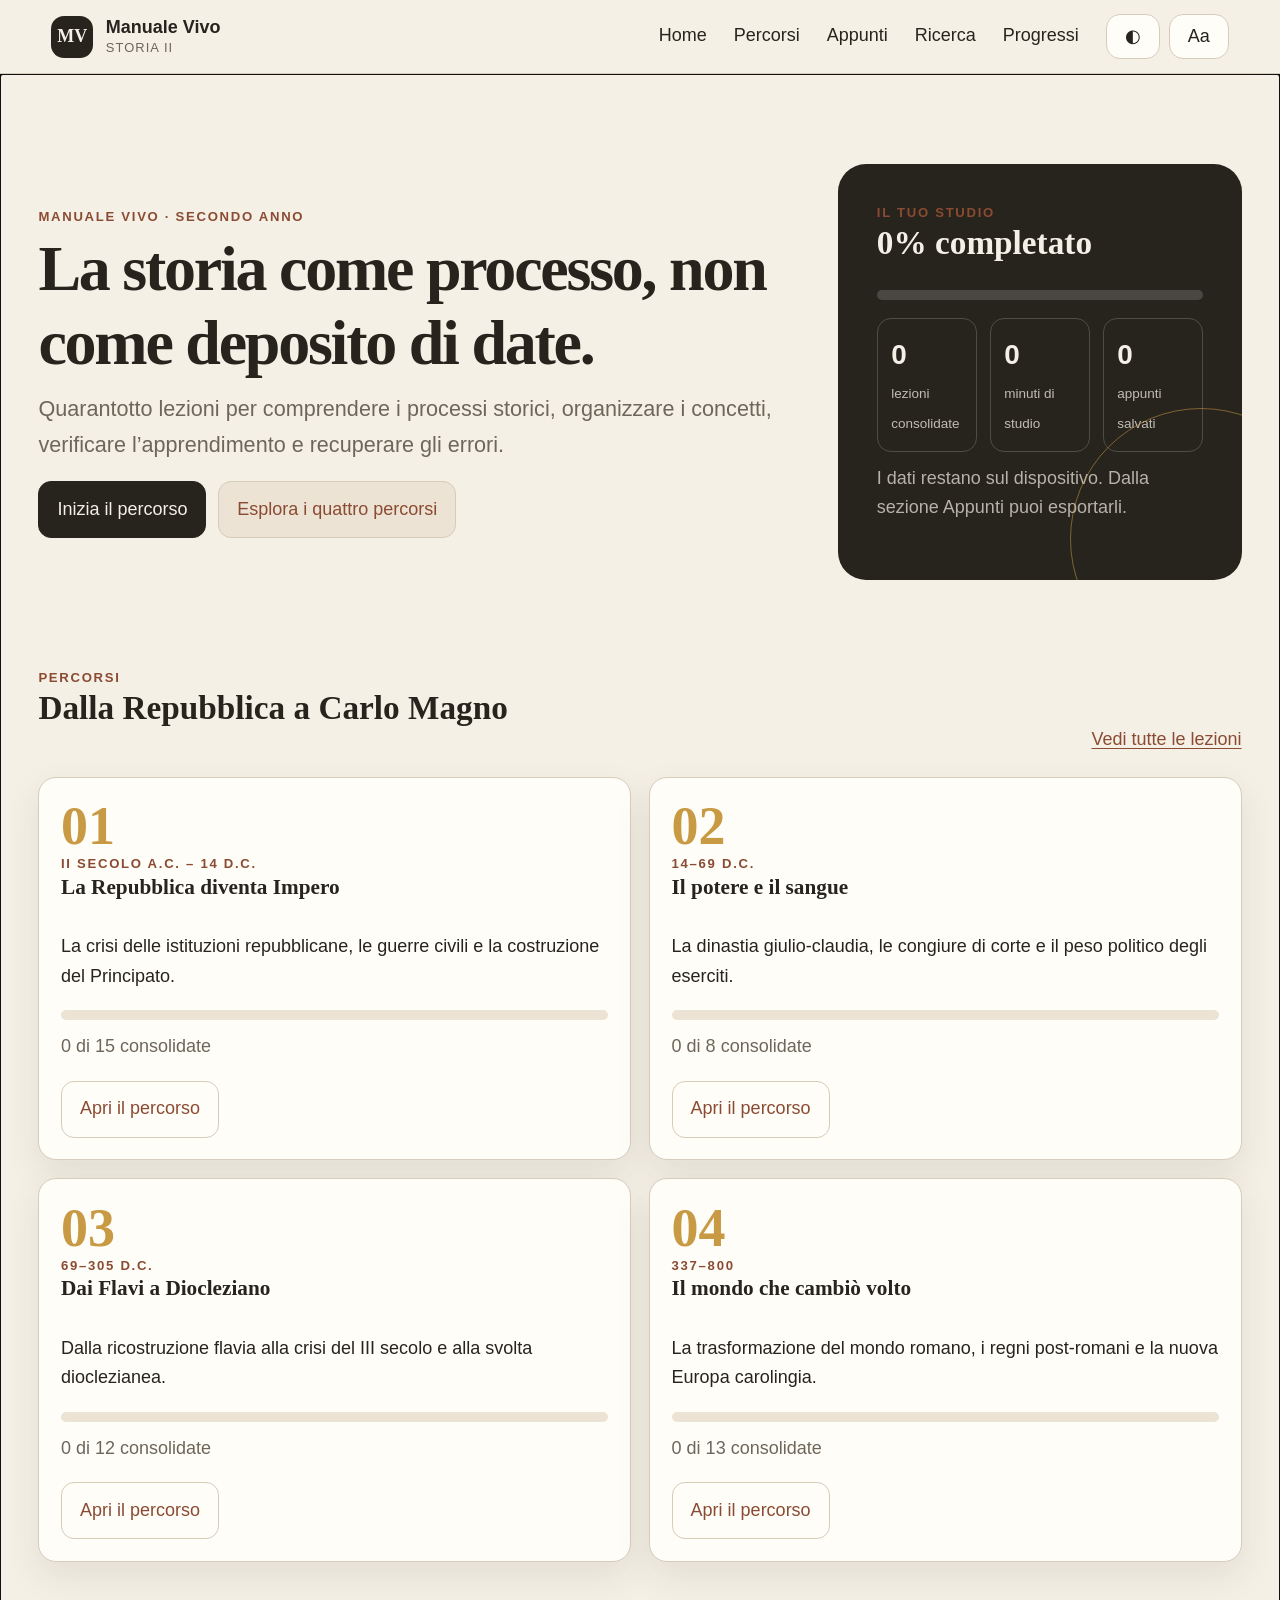
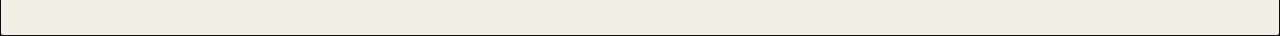
<file: II-anno/index.html>
<!doctype html>
<html lang="it">
<head>
  <meta charset="utf-8">
  <meta name="viewport" content="width=device-width,initial-scale=1,viewport-fit=cover">
  <meta name="theme-color" content="#27231d">
  <meta name="description" content="Manuale Vivo di Storia II: dalla crisi della Repubblica all'Impero carolingio.">
  <link rel="manifest" href="manifest.webmanifest">
  <link rel="icon" href="assets/icon.svg" type="image/svg+xml">
  <link rel="apple-touch-icon" href="assets/icon.svg">
  <link rel="stylesheet" href="styles/app.css">
  <link rel="stylesheet" href="styles/fixes.css">
  <title>Manuale Vivo — Storia II</title>
</head>
<body>
  <a class="skip-link" href="#app">Salta al contenuto</a>
  <header class="topbar">
    <a class="brand" href="#/" aria-label="Manuale Vivo, Home">
      <span class="brand-mark" aria-hidden="true">MV</span>
      <span><strong>Manuale Vivo</strong><small>Storia II</small></span>
    </a>
    <nav class="main-nav" aria-label="Navigazione principale">
      <a href="#/">Home</a>
      <a href="#/modules">Percorsi</a>
      <a href="#/notes">Appunti</a>
      <a href="#/search">Ricerca</a>
      <a href="#/progress">Progressi</a>
    </nav>
    <div class="top-actions">
      <button id="installBtn" class="icon-btn is-hidden" type="button" aria-label="Installa l'app">＋</button>
      <button id="themeBtn" class="icon-btn" type="button" aria-label="Cambia tema">◐</button>
      <button id="settingsBtn" class="icon-btn" type="button" aria-label="Impostazioni di lettura">Aa</button>
    </div>
  </header>
  <main id="app" tabindex="-1"></main>
  <div id="toast" class="toast" role="status" aria-live="polite"></div>

  <dialog id="settingsDialog" class="dialog">
    <form method="dialog" class="dialog-card">
      <div class="dialog-head"><h2>Impostazioni di lettura</h2><button value="cancel" aria-label="Chiudi">×</button></div>
      <label>Dimensione del testo
        <input id="fontSize" type="range" min="16" max="23" value="18">
      </label>
      <label class="check-row"><input id="highContrast" type="checkbox"> Contrasto elevato</label>
      <label class="check-row"><input id="reduceMotion" type="checkbox"> Riduci le animazioni</label>
      <button class="button primary" value="cancel">Chiudi</button>
    </form>
  </dialog>

  <dialog id="noteDialog" class="dialog">
    <form method="dialog" class="dialog-card" id="noteDialogForm">
      <div class="dialog-head"><h2>Aggiungi una nota</h2><button value="cancel" aria-label="Chiudi">×</button></div>
      <blockquote id="noteQuote"></blockquote>
      <label>Titolo<input id="dialogNoteTitle" type="text"></label>
      <label>Nota<textarea id="dialogNoteBody" rows="7"></textarea></label>
      <div class="button-row"><button value="cancel">Annulla</button><button id="dialogNoteSave" class="button primary" value="default">Salva negli appunti</button></div>
    </form>
  </dialog>

  <dialog id="imageDialog" class="dialog image-dialog">
    <form method="dialog" class="image-dialog-card">
      <button class="image-close" value="cancel" aria-label="Chiudi immagine">×</button>
      <img id="largeMap" alt="">
    </form>
  </dialog>

  <script type="module" src="scripts/app.js"></script>
  <script type="module" src="scripts/fixes.js"></script>
  <script type="module" src="scripts/notes-v2.js"></script>
</body>
</html>
</file>
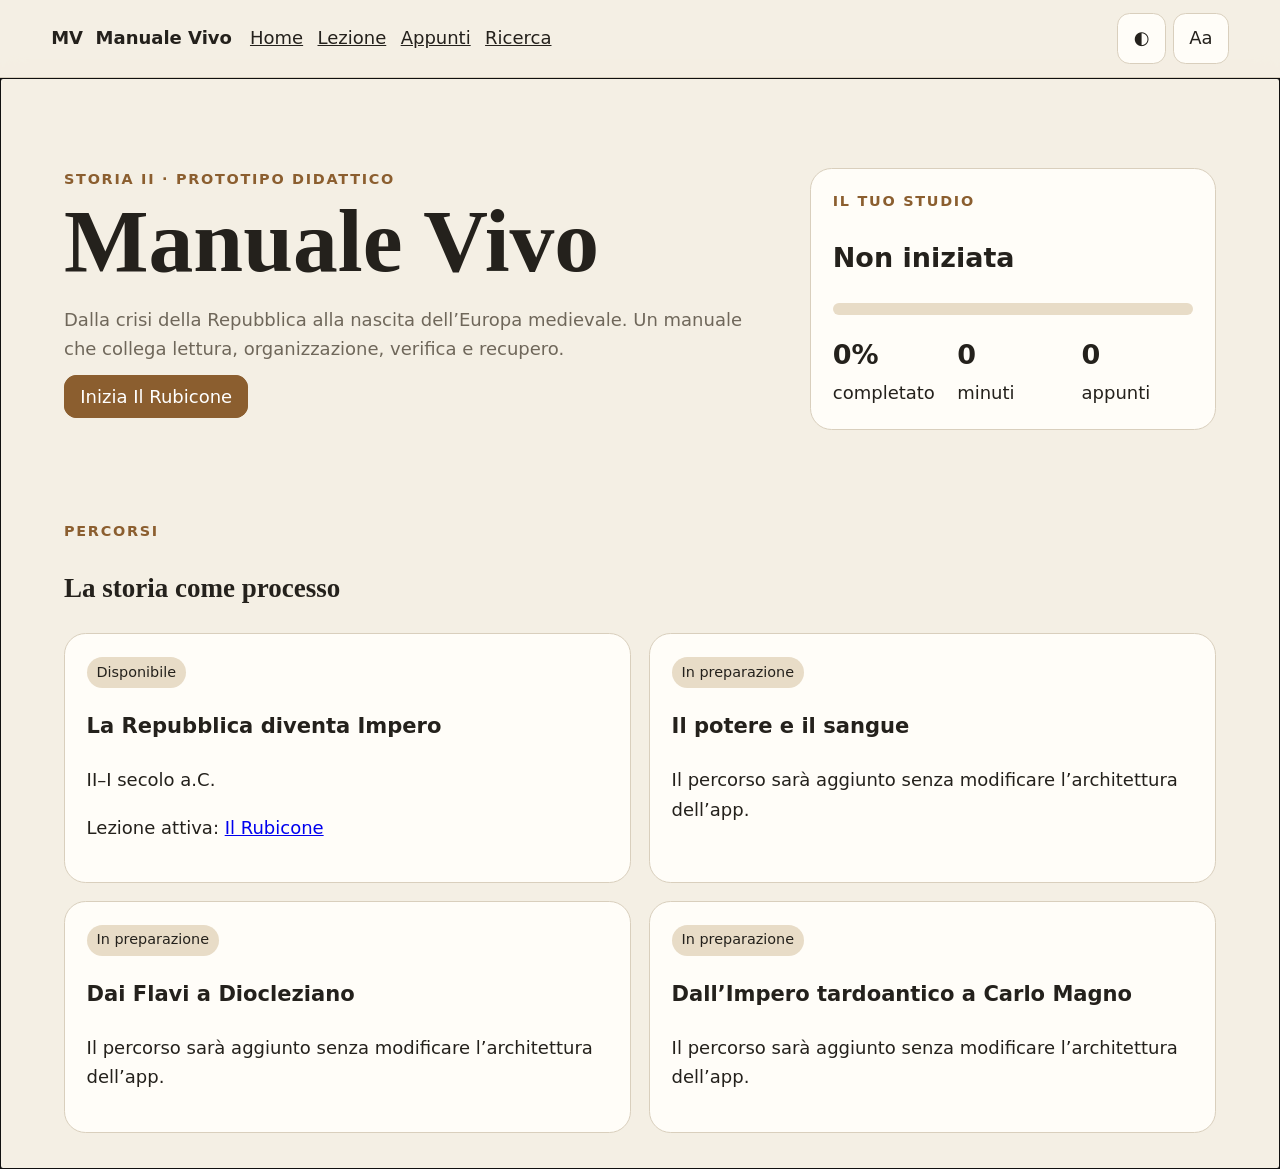
<file: II-anno/prova-rubicone/index.html>
<!doctype html><html lang="it"><head><meta charset="utf-8"><meta name="viewport" content="width=device-width,initial-scale=1"><meta name="theme-color" content="#24211c"><meta name="description" content="Manuale Vivo: prototipo didattico sul passaggio del Rubicone"><link rel="manifest" href="manifest.webmanifest"><link rel="icon" href="assets/icons/icon-192.png"><link rel="stylesheet" href="styles/app.css"><title>Manuale Vivo — Il Rubicone</title></head><body><a class="skip" href="#main">Salta al contenuto</a><header class="topbar"><a class="brand" href="#/">MV <span>Manuale Vivo</span></a><nav aria-label="Navigazione principale"><a href="#/">Home</a><a href="#/lesson">Lezione</a><a href="#/notes">Appunti</a><a href="#/search">Ricerca</a></nav><div class="top-actions"><button id="themeBtn" aria-label="Cambia tema">◐</button><button id="settingsBtn" aria-label="Impostazioni testo">Aa</button></div></header><main id="main" tabindex="-1"></main><div id="toast" role="status" aria-live="polite"></div><dialog id="settingsDialog"><form method="dialog"><h2>Impostazioni</h2><label>Dimensione testo <input id="fontSize" type="range" min="16" max="22" value="18"></label><label class="check"><input id="reduceMotion" type="checkbox"> Riduci animazioni</label><menu><button value="cancel">Chiudi</button></menu></form></dialog><script type="module" src="scripts/app.js"></script></body></html>
</file>
<file: II-anno/styles/app.css>
:root{
  --bg:#f5f0e6;--surface:#fffdf8;--surface-2:#ece3d4;--ink:#27231d;--muted:#6e665a;
  --line:#d7cbb9;--accent:#8a4b32;--accent-2:#c79a43;--good:#2f6b55;--bad:#9f3e3e;
  --shadow:0 14px 36px rgba(49,39,27,.09);--radius:18px;--font-size:18px;
  color-scheme:light;
}
body.dark{
  --bg:#171714;--surface:#23221e;--surface-2:#302d27;--ink:#f2ede3;--muted:#bdb4a5;
  --line:#474138;--accent:#e0a07d;--accent-2:#e3ba67;--good:#7ec8a7;--bad:#f09292;
  --shadow:0 16px 44px rgba(0,0,0,.3);color-scheme:dark;
}
body.high-contrast{--bg:#fff;--surface:#fff;--surface-2:#eee;--ink:#000;--muted:#222;--line:#000;--accent:#6f2100;--accent-2:#835500;--good:#005c33;--bad:#900}
*{box-sizing:border-box}html{scroll-behavior:smooth;font-size:var(--font-size)}body{margin:0;background:var(--bg);color:var(--ink);font-family:Inter,ui-sans-serif,-apple-system,BlinkMacSystemFont,"Segoe UI",sans-serif;line-height:1.65}
body.reduce-motion *,@media(prefers-reduced-motion:reduce){*{animation:none!important;transition:none!important;scroll-behavior:auto!important}}
a{color:var(--accent);text-underline-offset:.18em}button,input,textarea,select{font:inherit;color:inherit}button{cursor:pointer}.is-hidden{display:none!important}
.skip-link{position:fixed;left:1rem;top:-5rem;z-index:999;background:var(--ink);color:var(--bg);padding:.7rem 1rem;border-radius:10px}.skip-link:focus{top:1rem}
.topbar{position:sticky;top:0;z-index:50;display:flex;align-items:center;gap:1.25rem;min-height:74px;padding:.65rem clamp(1rem,4vw,3.25rem);background:color-mix(in srgb,var(--bg) 92%,transparent);backdrop-filter:blur(18px);border-bottom:1px solid var(--line)}
.brand{display:flex;align-items:center;gap:.7rem;color:var(--ink);text-decoration:none;white-space:nowrap}.brand-mark{display:grid;place-items:center;width:42px;height:42px;border-radius:13px;background:var(--ink);color:var(--bg);font-weight:800;font-family:Georgia,serif}.brand strong,.brand small{display:block;line-height:1.1}.brand small{margin-top:.2rem;color:var(--muted);font-size:.72rem;letter-spacing:.08em;text-transform:uppercase}
.main-nav{display:flex;gap:1rem;margin-left:auto}.main-nav a{color:var(--ink);text-decoration:none;padding:.45rem .25rem;border-bottom:2px solid transparent}.main-nav a:hover,.main-nav a:focus-visible{border-color:var(--accent)}.top-actions{display:flex;gap:.5rem}.icon-btn{min-width:45px;height:45px;border:1px solid var(--line);border-radius:14px;background:var(--surface)}
#app{width:min(1520px,100%);margin:0 auto;padding:clamp(1.2rem,3vw,3.2rem);min-height:calc(100vh - 74px)}
.eyebrow{font-size:.73rem;letter-spacing:.13em;text-transform:uppercase;color:var(--accent);font-weight:750}.muted{color:var(--muted)}h1,h2,h3{font-family:Georgia,"Times New Roman",serif;line-height:1.15;margin-top:0}h1{font-size:clamp(2.2rem,5vw,5rem);letter-spacing:-.035em}h2{font-size:clamp(1.55rem,2.6vw,2.45rem)}h3{font-size:1.18rem}p{margin:.65rem 0 1.05rem}.lead{font-size:1.2rem;color:var(--muted);max-width:75ch}
.button,button{border:1px solid var(--line);border-radius:13px;background:var(--surface);padding:.7rem 1rem;text-decoration:none;display:inline-flex;align-items:center;justify-content:center;gap:.45rem}.button.primary,button.primary{background:var(--ink);color:var(--bg);border-color:var(--ink)}.button.secondary{background:var(--surface-2)}button:disabled{opacity:.45;cursor:not-allowed}.button-row{display:flex;flex-wrap:wrap;gap:.65rem;align-items:center}
.card{background:var(--surface);border:1px solid var(--line);border-radius:var(--radius);padding:1.2rem;box-shadow:var(--shadow)}
.hero{display:grid;grid-template-columns:minmax(0,1.3fr) minmax(300px,.7fr);gap:clamp(1.2rem,4vw,4rem);align-items:center;min-height:55vh;padding:clamp(1rem,4vw,3rem) 0}.hero h1{margin:.25rem 0}.hero-copy{max-width:760px}.hero-panel{background:var(--ink);color:var(--bg);border-radius:28px;padding:clamp(1.3rem,3vw,2.3rem);position:relative;overflow:hidden}.hero-panel:after{content:"";position:absolute;width:260px;height:260px;border:1px solid color-mix(in srgb,var(--accent-2) 55%,transparent);border-radius:50%;right:-90px;bottom:-90px}.hero-panel .muted{color:color-mix(in srgb,var(--bg) 70%,transparent)}
.metrics{display:grid;grid-template-columns:repeat(3,1fr);gap:.7rem;margin-top:1rem}.metric{padding:.75rem;border:1px solid color-mix(in srgb,var(--bg) 20%,transparent);border-radius:14px}.metric strong{display:block;font-size:1.55rem}.metric span{font-size:.75rem;opacity:.75}.progress-track{height:10px;background:var(--surface-2);border-radius:999px;overflow:hidden}.hero-panel .progress-track{background:rgba(255,255,255,.16)}.progress-track>span{display:block;height:100%;background:var(--accent-2);border-radius:inherit}
.section{padding:2rem 0}.section-head{display:flex;align-items:end;justify-content:space-between;gap:1rem;margin-bottom:1.2rem}.module-grid,.lesson-grid{display:grid;grid-template-columns:repeat(2,minmax(0,1fr));gap:1rem}.module-card{display:flex;flex-direction:column;min-height:270px}.module-card .module-number{font:700 3rem/1 Georgia,serif;color:var(--accent-2)}.module-card .button{margin-top:auto;align-self:flex-start}.lesson-card{display:grid;grid-template-columns:auto 1fr auto;gap:.9rem;align-items:center}.lesson-index{display:grid;place-items:center;width:42px;height:42px;border-radius:50%;background:var(--surface-2);font-weight:700}.status-pill{display:inline-flex;padding:.25rem .55rem;border-radius:999px;background:var(--surface-2);font-size:.72rem;color:var(--muted)}
.lesson-shell{display:grid;grid-template-columns:240px minmax(0,780px) 290px;gap:clamp(1rem,2.5vw,2.5rem);align-items:start}.lesson-nav,.study-dock{position:sticky;top:94px;max-height:calc(100vh - 115px);overflow:auto}.lesson-nav{padding:.9rem 0}.lesson-nav a{display:block;padding:.52rem .65rem;border-left:2px solid var(--line);text-decoration:none;color:var(--muted);font-size:.86rem}.lesson-nav a:hover{border-color:var(--accent);color:var(--ink)}
.reader{min-width:0}.reader-header{padding-bottom:1.2rem;border-bottom:1px solid var(--line)}.reader-header h1{font-size:clamp(2.4rem,5vw,4.4rem);margin:.35rem 0}.problem-card{margin:1.3rem 0;padding:1.1rem 1.2rem;border-left:5px solid var(--accent);background:var(--surface-2);border-radius:0 var(--radius) var(--radius) 0}.problem-card strong{font-family:Georgia,serif;font-size:1.15rem}.study-block{scroll-margin-top:105px;padding:1rem 0;border-bottom:1px solid color-mix(in srgb,var(--line) 65%,transparent)}.study-block h2{font-size:1.45rem;margin-bottom:.65rem}.study-block p{font-family:Georgia,"Times New Roman",serif;font-size:1.08rem;line-height:1.82}.study-block mark{padding:.05em .08em;border-radius:.2em;color:inherit;cursor:pointer}.hl-yellow{background:#ffe68a}.hl-green{background:#b9e7c9}.hl-blue{background:#b9dff5}.hl-pink{background:#f3bed3}body.dark .study-block mark{color:#171714}
.tools-section{padding:2.3rem 0;scroll-margin-top:100px}.flow{display:grid;gap:.55rem;margin:1rem 0}.flow-step{position:relative;padding:.85rem 1rem;background:var(--surface);border:1px solid var(--line);border-radius:13px}.flow-step:not(:last-child):after{content:"↓";position:absolute;left:50%;bottom:-1rem;z-index:1;color:var(--accent);font-weight:700}.essential-grid{display:grid;grid-template-columns:repeat(2,minmax(0,1fr));gap:.7rem}.essential{display:flex;gap:.7rem;padding:1rem;background:var(--surface);border:1px solid var(--line);border-radius:14px}.essential b{display:grid;place-items:center;flex:0 0 32px;height:32px;border-radius:50%;background:var(--accent);color:white}.glossary{width:100%;border-collapse:collapse}.glossary th,.glossary td{padding:.75rem;border-bottom:1px solid var(--line);text-align:left;vertical-align:top}.glossary th{width:32%;color:var(--accent)}.summary-card{padding:1.4rem;background:var(--ink);color:var(--bg);border-radius:var(--radius);font-family:Georgia,serif;font-size:1.15rem}
.concept-wrap{overflow:hidden;border:1px solid var(--line);border-radius:var(--radius);background:#efe2c8}.concept-map{display:block;width:100%;height:auto}.author-map{width:100%;border-radius:14px;border:1px solid var(--line);cursor:zoom-in}.map-grid{display:grid;grid-template-columns:1fr;gap:1rem}
.study-dock{background:var(--surface);border:1px solid var(--line);border-radius:var(--radius);box-shadow:var(--shadow);overflow:visible}.dock-toggle{display:none;width:100%;border:0;border-bottom:1px solid var(--line);border-radius:var(--radius) var(--radius) 0 0}.dock-details{padding:1rem}.selection-preview{min-height:76px;padding:.7rem;background:var(--surface-2);border-radius:12px;font-size:.82rem;color:var(--muted);overflow-wrap:anywhere}.color-row{display:flex;gap:.5rem;margin:.75rem 0}.color-chip{width:34px;height:34px;padding:0;border-radius:50%;border:2px solid var(--surface);outline:1px solid var(--line)}.color-chip[data-color=yellow]{background:#ffe68a}.color-chip[data-color=green]{background:#b9e7c9}.color-chip[data-color=blue]{background:#b9dff5}.color-chip[data-color=pink]{background:#f3bed3}.color-chip.active{outline:3px solid var(--accent)}.dock-actions{display:grid;grid-template-columns:1fr;gap:.45rem}.quick-note{margin-top:1rem;padding-top:1rem;border-top:1px solid var(--line)}.quick-note textarea{min-height:90px}
label{display:grid;gap:.4rem;margin:.75rem 0;font-weight:650}input[type=text],input[type=search],textarea,select{width:100%;border:1px solid var(--line);border-radius:12px;background:var(--surface);padding:.72rem .8rem;font-weight:400}textarea{resize:vertical}.check-row{display:flex;align-items:center;gap:.55rem;font-weight:500}
.quiz-wrap{width:min(820px,100%);margin:2rem auto}.quiz-progress{display:flex;align-items:center;gap:.7rem;margin-bottom:1.5rem}.quiz-question{font-size:clamp(1.65rem,3vw,2.5rem)}.option-list{display:grid;gap:.7rem}.quiz-option{display:block;text-align:left;width:100%;padding:1rem 1.1rem;background:var(--surface);border:1px solid var(--line)}.quiz-option.selected{border:2px solid var(--accent);background:color-mix(in srgb,var(--accent) 9%,var(--surface))}.report-grid{display:grid;grid-template-columns:repeat(4,1fr);gap:.7rem}.report-stat{text-align:center;padding:1rem}.report-stat strong{display:block;font-size:1.8rem}.recovery-card{margin:1rem 0;padding:1.1rem;border:1px solid var(--line);border-left:5px solid var(--bad);border-radius:14px;background:var(--surface)}.recovery-card.recovered{border-left-color:var(--good)}.feedback-good{color:var(--good);font-weight:700}.feedback-bad{color:var(--bad);font-weight:700}
.notes-layout{display:grid;grid-template-columns:minmax(250px,.7fr) minmax(0,1.3fr);gap:1rem}.note-list{display:grid;gap:.45rem;max-height:65vh;overflow:auto}.note-item{width:100%;text-align:left;padding:.75rem;background:var(--surface);border:1px solid var(--line);border-radius:12px}.note-item.active{border:2px solid var(--accent)}.note-item small{display:block;color:var(--muted)}.editor-actions{display:flex;flex-wrap:wrap;gap:.5rem}.save-status{font-size:.82rem;color:var(--muted)}
.search-box{position:sticky;top:88px;z-index:5;background:var(--bg);padding:.75rem 0}.search-results{display:grid;gap:.8rem;margin-top:1rem}.search-result{padding:1rem;border:1px solid var(--line);border-radius:14px;background:var(--surface)}.search-result h3{margin-bottom:.35rem}.search-result mark{background:var(--accent-2)}
.progress-table{width:100%;border-collapse:collapse}.progress-table th,.progress-table td{padding:.8rem;border-bottom:1px solid var(--line);text-align:left}.state-dot{display:inline-block;width:10px;height:10px;border-radius:50%;background:var(--muted);margin-right:.4rem}.state-dot.done{background:var(--good)}.state-dot.recover{background:var(--bad)}
.toast{position:fixed;right:1rem;bottom:1rem;z-index:100;max-width:360px;background:var(--ink);color:var(--bg);padding:.8rem 1rem;border-radius:13px;box-shadow:var(--shadow);opacity:0;transform:translateY(1rem);pointer-events:none;transition:.18s}.toast.show{opacity:1;transform:none}.dialog{border:0;padding:0;background:transparent;max-width:min(620px,calc(100% - 2rem));width:100%}.dialog::backdrop{background:rgba(0,0,0,.55);backdrop-filter:blur(4px)}.dialog-card{background:var(--surface);border:1px solid var(--line);border-radius:22px;padding:1.2rem;box-shadow:var(--shadow)}.dialog-head{display:flex;justify-content:space-between;align-items:center}.dialog-head h2{margin:0}.dialog-head button{border:0;font-size:1.5rem}.dialog blockquote{padding:.8rem;margin:.8rem 0;background:var(--surface-2);border-left:4px solid var(--accent);max-height:140px;overflow:auto}.image-dialog{max-width:min(1200px,calc(100% - 1rem))}.image-dialog-card{position:relative;background:var(--surface);padding:.5rem;border-radius:18px}.image-dialog img{display:block;width:100%;height:auto;max-height:90vh;object-fit:contain}.image-close{position:absolute;right:1rem;top:1rem;z-index:2;border-radius:50%;font-size:1.3rem}
.error-screen{max-width:720px;margin:10vh auto;padding:2rem;background:var(--surface);border:1px solid var(--bad);border-radius:var(--radius)}
@media(max-width:1180px){.lesson-shell{grid-template-columns:190px minmax(0,1fr) 250px}.lesson-nav a{font-size:.76rem}.study-block p{font-size:1rem}}
@media(max-width:960px){
  .main-nav{position:fixed;left:0;right:0;bottom:0;z-index:80;justify-content:space-around;background:var(--surface);border-top:1px solid var(--line);padding:.35rem env(safe-area-inset-right) calc(.35rem + env(safe-area-inset-bottom)) env(safe-area-inset-left)}.main-nav a{font-size:.72rem}.topbar{min-height:66px;backdrop-filter:none;background:var(--bg)}.brand small{display:none}body{padding-bottom:58px}
  .hero{grid-template-columns:1fr;min-height:auto}.module-grid,.lesson-grid{grid-template-columns:1fr}.lesson-shell{display:block}.lesson-nav{display:none}.reader{padding-bottom:120px}.study-dock{position:fixed;left:.65rem;right:.65rem;bottom:calc(58px + env(safe-area-inset-bottom));top:auto;z-index:70;max-height:70vh;overflow:auto}.dock-toggle{display:block}.dock-details{display:none}.study-dock.open .dock-details{display:block}.study-dock.open .dock-toggle{border-radius:var(--radius) var(--radius) 0 0}.study-dock:not(.open){box-shadow:0 8px 30px rgba(0,0,0,.2)}.study-dock:not(.open) .dock-toggle{border-bottom:0;border-radius:var(--radius)}.quick-note{display:none}.dock-actions{grid-template-columns:repeat(2,1fr)}.selection-preview{min-height:45px;max-height:80px;overflow:auto}.essential-grid{grid-template-columns:1fr}.notes-layout{grid-template-columns:1fr}.note-list{max-height:260px}.report-grid{grid-template-columns:repeat(2,1fr)}
}
@media(max-width:560px){#app{padding:1rem}.topbar{padding:.5rem .8rem}.brand-mark{width:38px;height:38px}.brand strong{font-size:.9rem}.top-actions{margin-left:auto}.icon-btn{min-width:40px;height:40px;padding:.4rem}.hero h1{font-size:2.65rem}.metrics{grid-template-columns:1fr 1fr}.metrics .metric:last-child{grid-column:1/-1}.lesson-card{grid-template-columns:auto 1fr}.lesson-card>.status-pill{grid-column:2}.reader-header h1{font-size:2.5rem}.study-block p{font-size:1rem}.glossary,.glossary tbody,.glossary tr,.glossary th,.glossary td{display:block}.glossary tr{padding:.7rem 0;border-bottom:1px solid var(--line)}.glossary th,.glossary td{border:0;padding:.15rem 0;width:auto}.section-head{align-items:start;flex-direction:column}.button-row>*{flex:1 1 auto}.dock-actions{grid-template-columns:1fr 1fr}.color-row{justify-content:center}}
@media print{.topbar,.main-nav,.study-dock,.lesson-nav,.button,.top-actions,.quiz-wrap{display:none!important}body{background:white;color:black;padding:0}#app{max-width:none;padding:0}.reader{max-width:none}.card,.summary-card{box-shadow:none;border:1px solid #bbb}.summary-card{background:white;color:black}}
</file>
<file: II-anno/styles/fixes.css>
/* Correzioni operative: evidenziazioni, salvataggio e ingrandimento degli schemi. */
.color-chip[data-highlight-color="yellow"]{background:#ffe68a}
.color-chip[data-highlight-color="green"]{background:#b9e7c9}
.color-chip[data-highlight-color="blue"]{background:#b9dff5}
.color-chip[data-highlight-color="pink"]{background:#f3bed3}
.patch-study-status{margin:.7rem 0 0;padding:.55rem .65rem;border-radius:10px;background:var(--surface-2);line-height:1.4}
.save-error{color:var(--bad)!important;font-weight:700}
.note-item strong,.note-item small,.note-item>span{display:block}
.note-item>span{margin-top:.25rem;color:var(--muted);font-size:.82rem}
#patchNotesInfo{max-width:75ch}
.patch-expand-visual{margin:0 0 .8rem auto;display:flex;align-items:center;gap:.4rem;background:var(--surface-2)}
#mappa .concept-wrap{cursor:zoom-in}
.patch-visual-dialog{width:min(1400px,calc(100% - 1rem));max-width:none;height:min(94vh,1000px);max-height:none;padding:0;border:0;background:transparent}
.patch-visual-dialog::backdrop{background:rgba(0,0,0,.72);backdrop-filter:blur(3px)}
.patch-visual-card{height:100%;display:flex;flex-direction:column;overflow:hidden;background:var(--surface);border:1px solid var(--line);border-radius:18px;box-shadow:var(--shadow)}
.patch-visual-toolbar{display:flex;align-items:center;justify-content:space-between;gap:1rem;padding:.65rem .8rem;border-bottom:1px solid var(--line);background:var(--surface)}
.patch-visual-toolbar>div{display:flex;gap:.35rem;align-items:center}
.patch-visual-toolbar button{min-width:44px;padding:.45rem .7rem}
.patch-visual-viewport{flex:1;overflow:auto;padding:1rem;background:var(--surface-2);overscroll-behavior:contain;-webkit-overflow-scrolling:touch}
.patch-visual-content{transform-origin:top left;transition:transform .15s ease}
.patch-visual-content .concept-map{display:block;width:100%;height:auto;max-width:none}
.patch-visual-content .flow{min-width:720px}
.patch-visual-content .flow-step{font-size:1.05rem}
@media(max-width:960px){
  .patch-study-status{font-size:.75rem;margin:.45rem 0}
  .patch-expand-visual{margin-left:0}
}
@media(max-width:700px){
  .patch-visual-dialog{width:100%;height:100%;margin:0}
  .patch-visual-card{border:0;border-radius:0}
  .patch-visual-toolbar{align-items:flex-start;position:sticky;top:0;z-index:2}
  .patch-visual-toolbar>strong{max-width:42%;font-size:.78rem;line-height:1.25}
  .patch-visual-toolbar button{min-width:39px;padding:.4rem .5rem}
  .patch-visual-viewport{padding:.55rem}
}
@media print{.patch-expand-visual,.patch-visual-dialog{display:none!important}}
</file>
<file: II-anno/prova-rubicone/styles/app.css>
:root{--bg:#f4efe4;--surface:#fffdf8;--text:#24211c;--muted:#6f675a;--line:#d9cfbd;--accent:#8b5e2f;--accent2:#e8dcc7;--good:#315d49;--bad:#8a3b32;--font:18px}*{box-sizing:border-box}html{font-size:var(--font);scroll-behavior:smooth}body{margin:0;background:var(--bg);color:var(--text);font-family:Inter,ui-sans-serif,system-ui,-apple-system,sans-serif;line-height:1.65}body.dark{--bg:#171613;--surface:#22201c;--text:#f2eadb;--muted:#bdb3a3;--line:#4a443b;--accent:#d5a261;--accent2:#3a3024;--good:#78b699;--bad:#e78d82}.skip{position:absolute;left:-9999px}.skip:focus{left:1rem;top:1rem;background:var(--surface);padding:.6rem;z-index:20}.topbar{position:sticky;top:0;z-index:10;display:flex;align-items:center;gap:1rem;padding:.7rem 4vw;border-bottom:1px solid var(--line);background:color-mix(in srgb,var(--bg) 90%,transparent);backdrop-filter:blur(12px)}.brand{font-weight:700;text-decoration:none;color:var(--text);white-space:nowrap}.brand span{font-weight:600;margin-left:.35rem}.topbar nav{display:flex;gap:.8rem;flex:1}.topbar a{color:var(--text)}.top-actions{display:flex;gap:.4rem}button,.button{font:inherit;border:1px solid var(--line);background:var(--surface);color:var(--text);padding:.55rem .85rem;border-radius:.7rem;cursor:pointer}.button.primary,button.primary{background:var(--accent);color:#fff;border-color:var(--accent);text-decoration:none}.button.ghost{background:transparent}main{min-height:80vh}.hero{padding:5rem max(5vw,1rem) 3rem;display:grid;grid-template-columns:1.4fr .8fr;gap:2rem;align-items:center}.eyebrow{text-transform:uppercase;letter-spacing:.12em;font-size:.8rem;color:var(--accent);font-weight:700}.hero h1{font-family:Georgia,serif;font-size:clamp(2.4rem,7vw,5rem);line-height:1.02;margin:.2rem 0 1rem}.hero p{max-width:65ch;color:var(--muted)}.hero-card,.card{background:var(--surface);border:1px solid var(--line);border-radius:1.2rem;padding:1.2rem}.progress{height:.65rem;background:var(--accent2);border-radius:99px;overflow:hidden}.progress>span{display:block;height:100%;background:var(--accent);width:0}.metrics{display:grid;grid-template-columns:repeat(3,1fr);gap:.7rem;margin-top:1rem}.metric strong{display:block;font-size:1.5rem}.section{padding:2rem max(5vw,1rem)}.section h2,.reader h2{font-family:Georgia,serif}.module-grid{display:grid;grid-template-columns:repeat(2,minmax(0,1fr));gap:1rem}.module-card{min-height:180px}.status{display:inline-block;padding:.2rem .55rem;border-radius:99px;background:var(--accent2);font-size:.8rem}.lesson-layout{display:grid;grid-template-columns:220px minmax(0,760px) 260px;gap:2rem;max-width:1320px;margin:auto;padding:2rem}.side{position:sticky;top:5rem;align-self:start}.toc a{display:block;padding:.35rem 0;color:var(--muted);text-decoration:none}.reader{min-width:0}.lesson-title{font-family:Georgia,serif;font-size:clamp(2.2rem,6vw,4.4rem);line-height:1.06;margin:.2rem 0}.problem{border-left:5px solid var(--accent);background:var(--accent2);padding:1rem;border-radius:.5rem;margin:1.5rem 0}.content-block{padding:1.4rem 0;border-bottom:1px solid var(--line)}.content-block p{font-family:Georgia,serif}.selection-toolbar{position:absolute;display:none;z-index:30;background:var(--text);padding:.35rem;border-radius:.6rem}.selection-toolbar button{font-size:.8rem;padding:.35rem;color:var(--bg);background:transparent;border:0}.timeline{display:grid;grid-template-columns:repeat(7,1fr);gap:.5rem}.time-item{border-top:3px solid var(--accent);padding:.5rem;font-size:.85rem}.flow{display:grid;gap:.55rem}.flow-step{padding:.8rem;border:1px solid var(--line);border-radius:.7rem;background:var(--surface);position:relative}.flow-step:not(:last-child)::after{content:'↓';display:block;text-align:center;position:absolute;left:50%;bottom:-1.25rem;color:var(--accent)}.map-img{width:100%;border-radius:1rem;border:1px solid var(--line)}.essential-grid{display:grid;grid-template-columns:repeat(2,1fr);gap:.7rem}.essential{background:var(--surface);border:1px solid var(--line);padding:1rem;border-radius:.8rem}.glossary{width:100%;border-collapse:collapse}.glossary td{border-bottom:1px solid var(--line);padding:.6rem;vertical-align:top}.summary{font-family:Georgia,serif;font-size:1.2rem;background:var(--accent2);padding:1.2rem;border-radius:1rem}.quiz-wrap{max-width:760px;margin:auto;padding:2rem}.option{display:block;width:100%;text-align:left;margin:.6rem 0;padding:1rem}.option.selected{border-color:var(--accent);background:var(--accent2)}.report-grid{display:grid;grid-template-columns:repeat(4,1fr);gap:.6rem}.recovery{border-left:4px solid var(--bad);padding:1rem;background:var(--surface);margin:1rem 0}.notes-layout{display:grid;grid-template-columns:260px 1fr;gap:1rem}.note-item{padding:.7rem;border-bottom:1px solid var(--line);cursor:pointer}.note-item.active{background:var(--accent2)}textarea,input[type=text]{width:100%;font:inherit;padding:.75rem;border:1px solid var(--line);border-radius:.6rem;background:var(--surface);color:var(--text)}textarea{min-height:260px}.search-result{padding:1rem 0;border-bottom:1px solid var(--line)}mark{background:#f4dc74;color:#24211c}.hl-yellow{background:#f4dc74}.hl-green{background:#bfe3c9}.hl-blue{background:#b9dded}.hl-pink{background:#efc7d3}#toast{position:fixed;right:1rem;bottom:1rem;background:var(--text);color:var(--bg);padding:.7rem 1rem;border-radius:.7rem;opacity:0;transition:.2s;z-index:50}#toast.show{opacity:1}dialog{background:var(--surface);color:var(--text);border:1px solid var(--line);border-radius:1rem}dialog form{display:grid;gap:1rem}@media(max-width:1000px){.lesson-layout{grid-template-columns:1fr}.side{position:static}.desktop-side{display:none}.hero{grid-template-columns:1fr}.timeline{grid-template-columns:repeat(3,1fr)}}@media(max-width:650px){.topbar nav{position:fixed;bottom:0;left:0;right:0;background:var(--surface);border-top:1px solid var(--line);justify-content:space-around;padding:.55rem}.brand span{display:none}.module-grid,.essential-grid,.metrics,.report-grid,.notes-layout{grid-template-columns:1fr}.hero{padding-top:3rem}.timeline{grid-template-columns:1fr}.section,.lesson-layout,.quiz-wrap{padding:1rem}body{padding-bottom:4rem}}@media(prefers-reduced-motion:reduce){*{scroll-behavior:auto!important;transition:none!important}}
</file>
